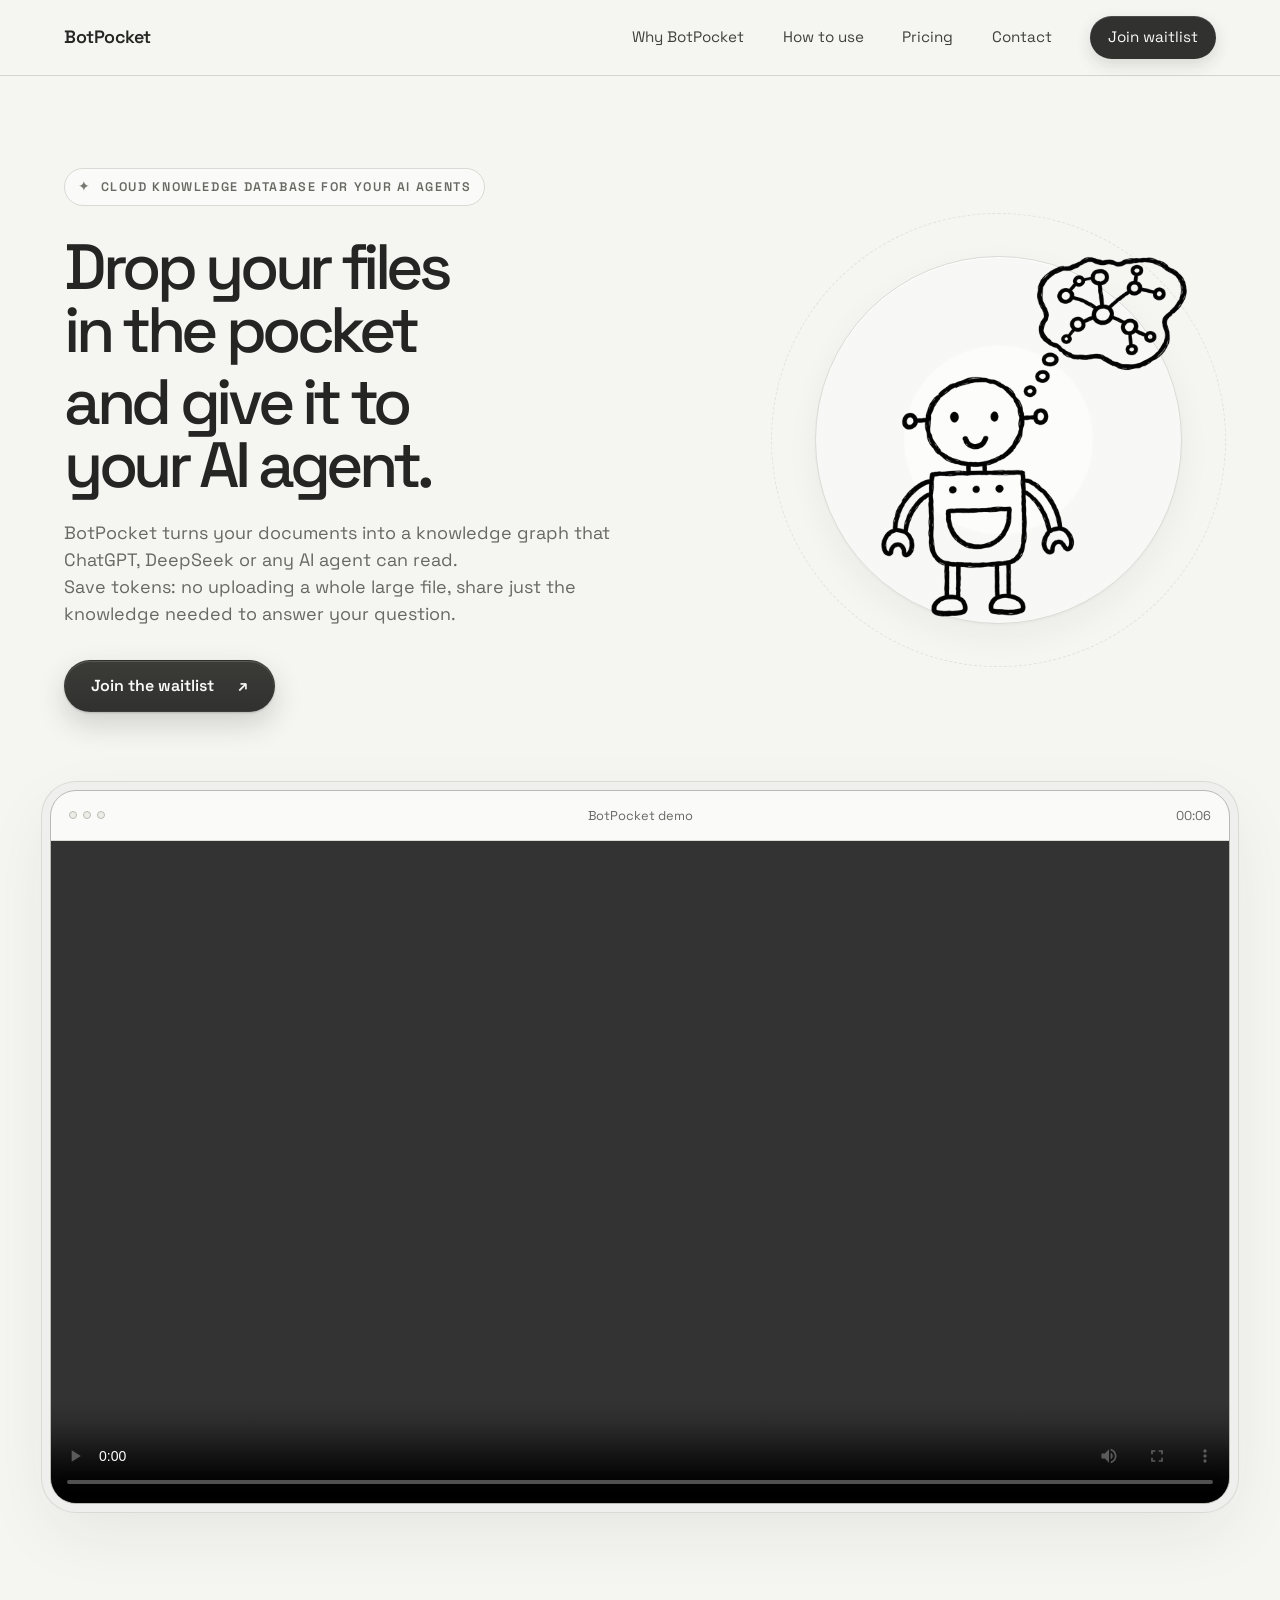
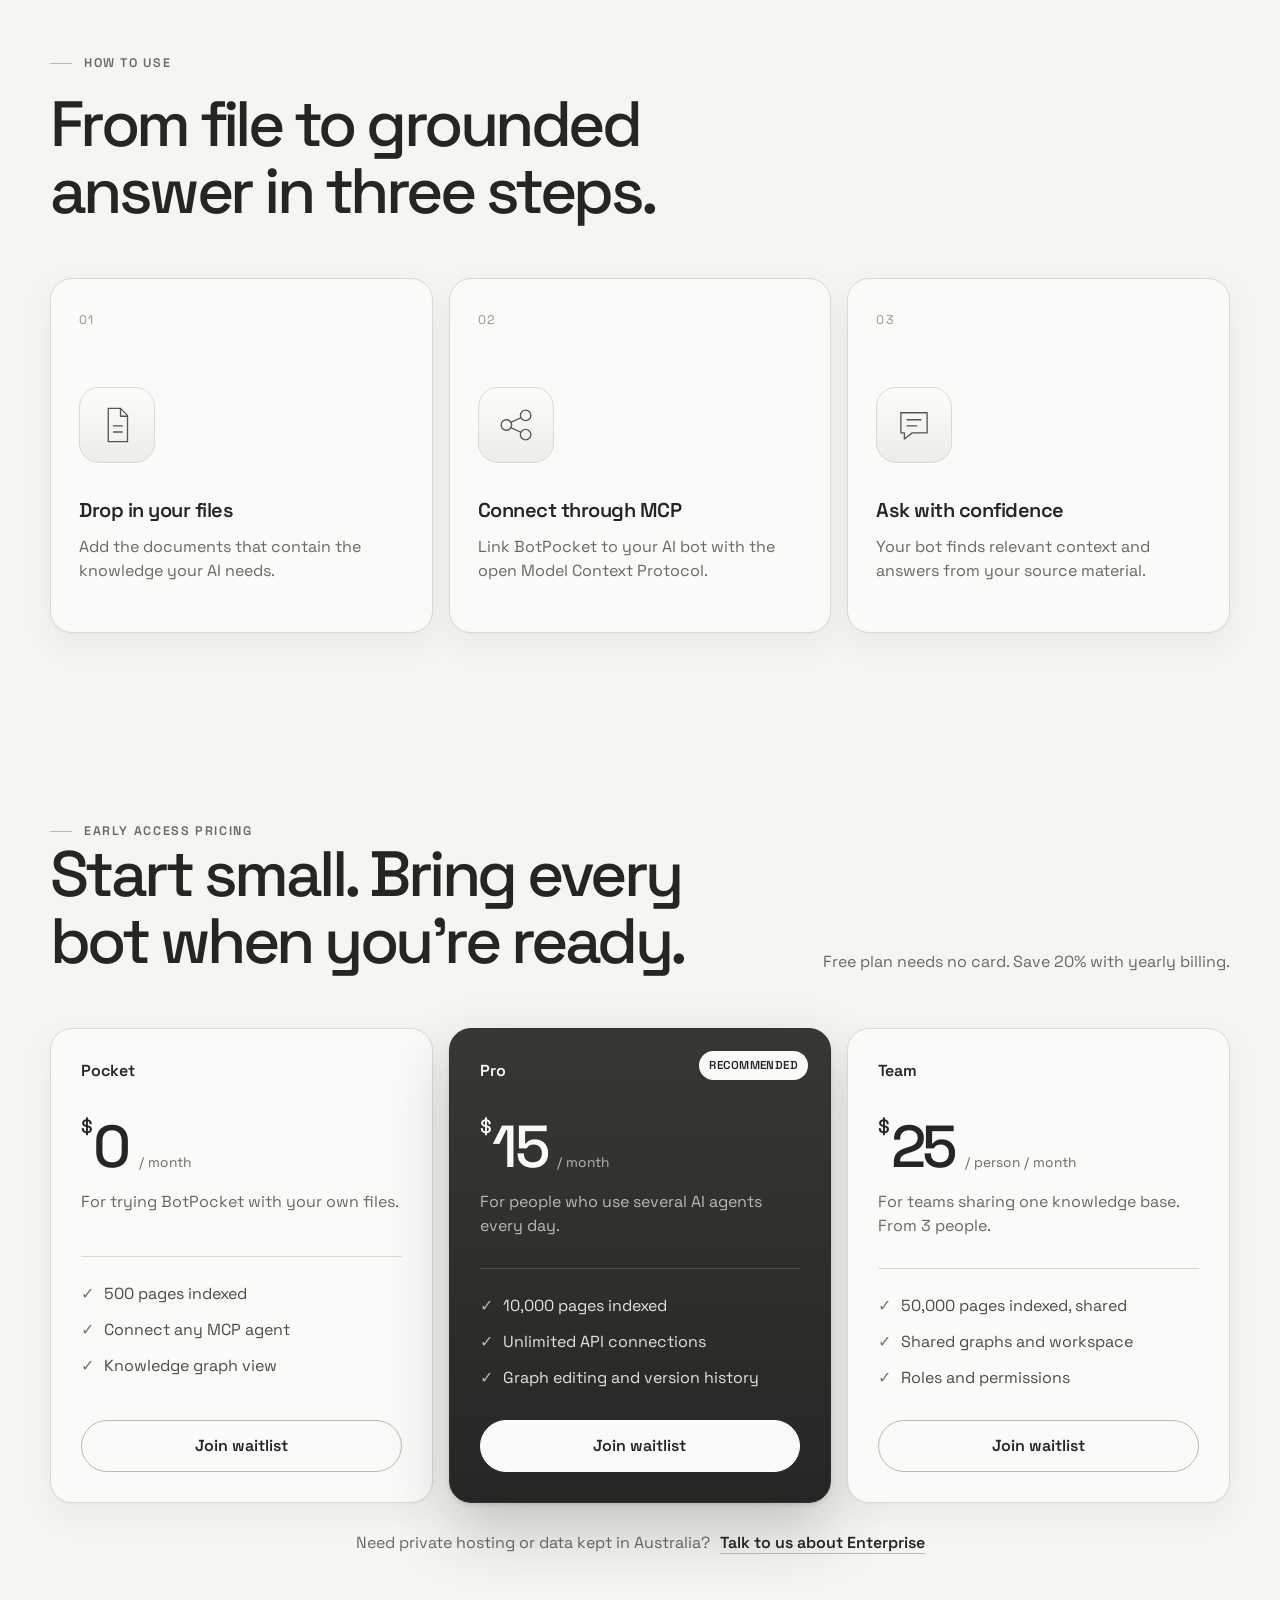
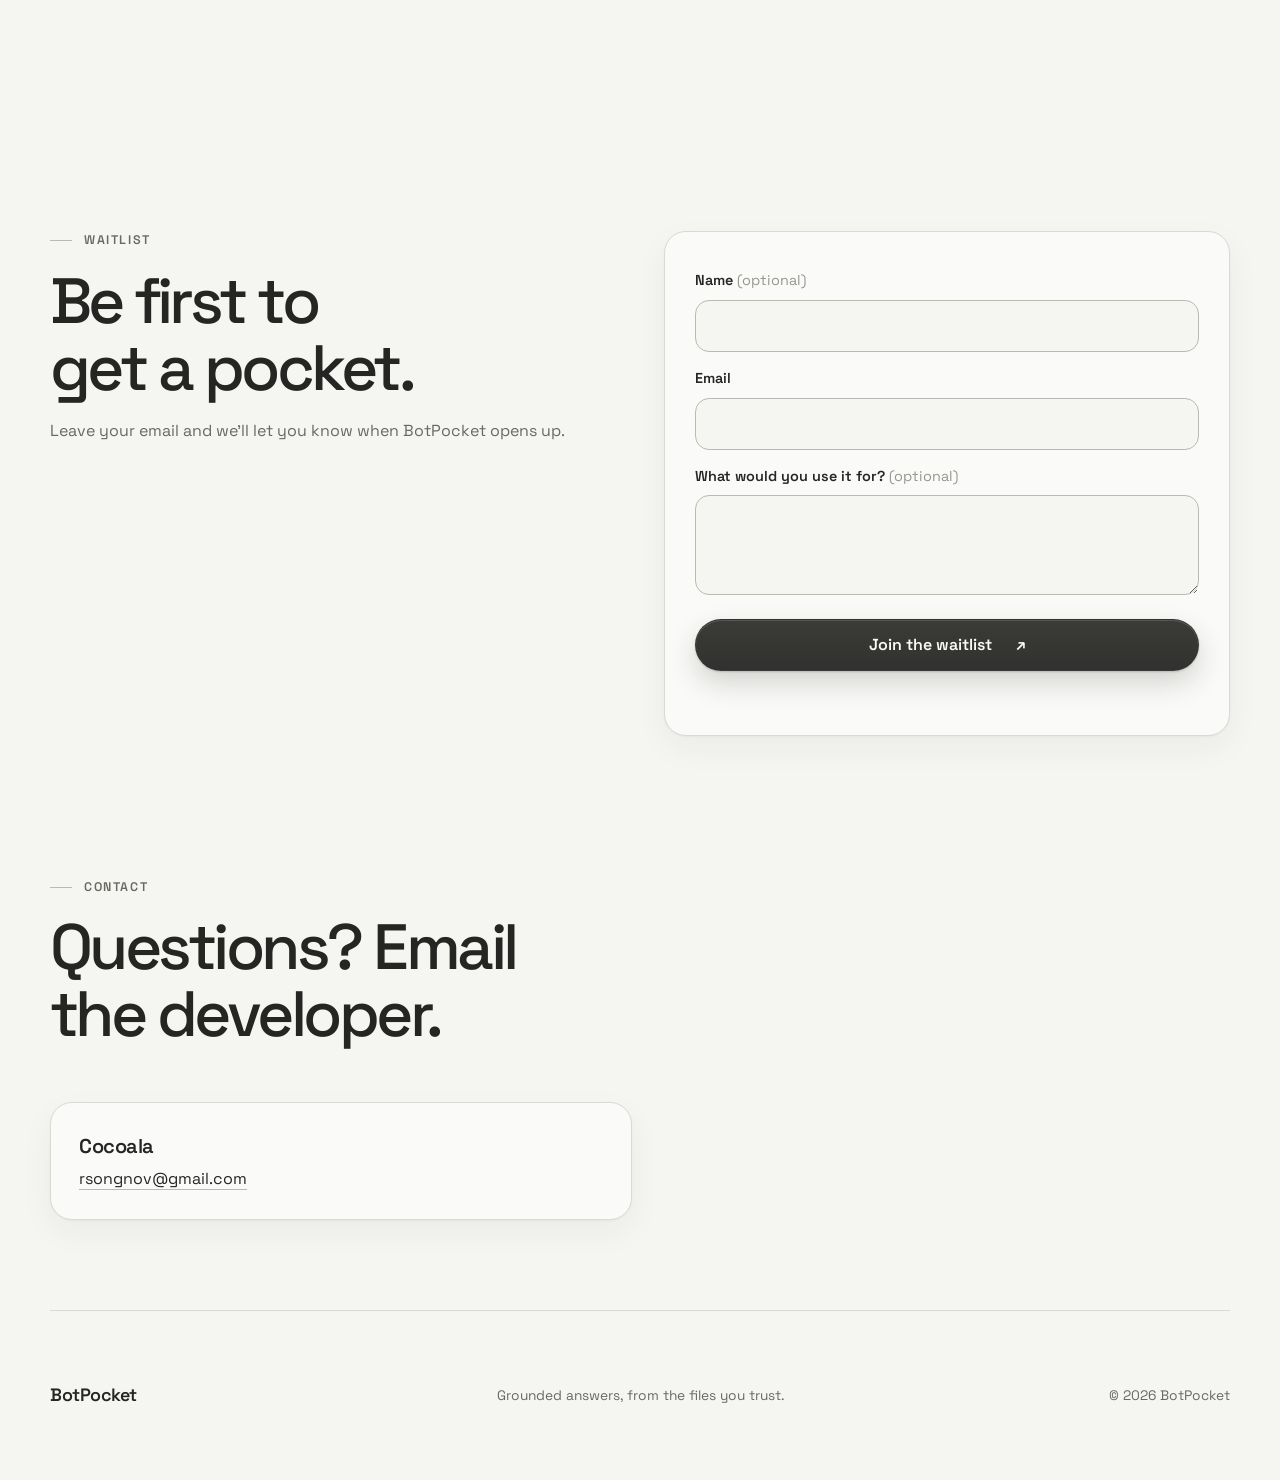
<file: index.html>
<!doctype html>
<html lang="en">
  <head>
    <meta charset="UTF-8" />
    <meta name="viewport" content="width=device-width, initial-scale=1" />
    <meta
      name="description"
      content="Drop your files in the pocket and give it to your AI agent. BotPocket turns your documents into a knowledge graph that ChatGPT, DeepSeek or any AI agent can read."
    />
    <meta name="theme-color" content="#f5f5f2" />
    <title>BotPocket — Ground your AI in your files</title>
    <link rel="icon" type="image/png" href="./botpocket-logo.png" />
    <link rel="preconnect" href="https://fonts.googleapis.com" />
    <link rel="preconnect" href="https://fonts.gstatic.com" crossorigin />
    <link
      href="https://fonts.googleapis.com/css2?family=Space+Grotesk:wght@400;500;600&display=swap"
      rel="stylesheet"
    />
    <link rel="stylesheet" href="./styles.css" />
  </head>
  <body>
    <header class="site-header">
      <a class="brand" href="#top" aria-label="BotPocket home">
        <span>BotPocket</span>
      </a>

      <nav aria-label="Main navigation">
        <a href="./why.html">Why BotPocket</a>
        <a href="#how-it-works">How to use</a>
        <a href="#pricing">Pricing</a>
        <a href="#contact">Contact</a>
        <a class="nav-cta" href="#waitlist">Join waitlist</a>
      </nav>
    </header>

    <main id="top">
      <section class="hero" aria-labelledby="hero-title">
        <div class="hero-content">
          <div class="eyebrow">
            <span class="eyebrow-icon" aria-hidden="true">✦</span>
            Cloud knowledge database for your AI agents
          </div>
          <h1 id="hero-title">
            Drop your files in the pocket
            <span class="hero-title-line">and give it to your AI agent.</span>
          </h1>
          <p class="hero-copy">
            BotPocket turns your documents into a knowledge graph that ChatGPT, DeepSeek or any AI
            agent can read. </br >
            Save tokens: no uploading a whole large file, share just the
            knowledge needed to answer your question.
          </p>
          <a class="primary-button" href="#waitlist">
            Join the waitlist
            <span aria-hidden="true">↗</span>
          </a>
        </div>

        <figure class="hero-visual">
          <img
            src="./botpocket-logo.png"
            alt="BotPocket robot turning files into connected knowledge"
          />
        </figure>
      </section>

      <section class="video-section" aria-label="BotPocket product video">
        <div class="video-shell">
          <div class="video-toolbar" aria-hidden="true">
            <div class="video-dots"><span></span><span></span><span></span></div>
            <span>BotPocket demo</span>
            <span class="video-time">00:06</span>
          </div>
          <video class="product-video" controls loop playsinline preload="metadata">
            <source src="./botpocket-demo.mp4" type="video/mp4" />
            Your browser does not support embedded video.
          </video>
        </div>
      </section>

      <section class="section" id="how-it-works" aria-labelledby="how-title">
        <div class="section-heading">
          <p class="section-kicker">How to use</p>
          <h2 id="how-title">From file to grounded answer in three steps.</h2>
        </div>

        <div class="steps">
          <article class="step-card">
            <span class="step-number">01</span>
            <div class="step-icon" aria-hidden="true">
              <svg viewBox="0 0 48 48" role="img">
                <path d="M14 5h14l8 8v30H14z" />
                <path d="M28 5v9h8M20 25h10M20 32h10" />
              </svg>
            </div>
            <h3>Drop in your files</h3>
            <p>Add the documents that contain the knowledge your AI needs.</p>
          </article>

          <article class="step-card">
            <span class="step-number">02</span>
            <div class="step-icon" aria-hidden="true">
              <svg viewBox="0 0 48 48" role="img">
                <circle cx="13" cy="24" r="6" />
                <circle cx="35" cy="13" r="6" />
                <circle cx="35" cy="35" r="6" />
                <path d="m18 21 11-5M18 27l11 5" />
              </svg>
            </div>
            <h3>Connect through MCP</h3>
            <p>Link BotPocket to your AI bot with the open Model Context Protocol.</p>
          </article>

          <article class="step-card">
            <span class="step-number">03</span>
            <div class="step-icon" aria-hidden="true">
              <svg viewBox="0 0 48 48" role="img">
                <path d="M9 10h30v23H22l-9 7v-7H9z" />
                <path d="M16 18h16M16 25h11" />
              </svg>
            </div>
            <h3>Ask with confidence</h3>
            <p>Your bot finds relevant context and answers from your source material.</p>
          </article>
        </div>
      </section>

      <section class="section pricing-section" id="pricing" aria-labelledby="pricing-title">
        <div class="section-heading pricing-heading">
          <div>
            <p class="section-kicker">Early access pricing</p>
            <h2 id="pricing-title">Start small. Bring every bot when you’re ready.</h2>
          </div>
          <p>Free plan needs no card. Save 20% with yearly billing.</p>
        </div>

        <div class="pricing-grid">
          <article class="price-card">
            <div>
              <p class="plan-name">Pocket</p>
              <p class="price"><span>$</span>0 <small>/ month</small></p>
              <p class="plan-description">For trying BotPocket with your own files.</p>
            </div>
            <ul>
              <li>500 pages indexed</li>
              <!-- <li>300 agent questions / month</li> -->
              <li>Connect any MCP agent</li>
              <li>Knowledge graph view</li>
            </ul>
            <a class="secondary-button" href="#waitlist">Join waitlist</a>
          </article>

          <article class="price-card featured">
            <div class="popular-label">Recommended</div>
            <div>
              <p class="plan-name">Pro</p>
              <p class="price"><span>$</span>15 <small>/ month</small></p>
              <p class="plan-description">For people who use several AI agents every day.</p>
            </div>
            <ul>
              <li>10,000 pages indexed</li>
              <!-- <li>5,000 agent questions / month</li> -->
              <li>Unlimited API connections</li>
              <li>Graph editing and version history</li>
            </ul>
            <a class="secondary-button dark" href="#waitlist">Join waitlist</a>
          </article>

          <article class="price-card">
            <div>
              <p class="plan-name">Team</p>
              <p class="price"><span>$</span>25 <small>/ person / month</small></p>
              <p class="plan-description">For teams sharing one knowledge base. From 3 people.</p>
            </div>
            <ul>
              <li>50,000 pages indexed, shared</li>
              <!-- <li>25,000 agent questions / month</li> -->
              <li>Shared graphs and workspace</li>
              <li>Roles and permissions</li>
            </ul>
            <a class="secondary-button" href="#waitlist">Join waitlist</a>
          </article>
        </div>

        <p class="enterprise-note">
          Need private hosting or data kept in Australia?
          <a href="#contact">Talk to us about Enterprise</a>
        </p>
      </section>

      <section class="section waitlist-section" id="waitlist" aria-labelledby="waitlist-title">
        <div class="waitlist-grid">
          <div class="section-heading">
            <p class="section-kicker">Waitlist</p>
            <h2 id="waitlist-title">Be first to get a pocket.</h2>
            <p>Leave your email and we’ll let you know when BotPocket opens up.</p>
          </div>

          <form
            class="waitlist-form"
            action="https://formsubmit.co/rsongnov@gmail.com"
            method="POST"
          >
            <label for="wl-name">Name <span>(optional)</span></label>
            <input id="wl-name" name="name" type="text" autocomplete="name" />

            <label for="wl-email">Email</label>
            <input id="wl-email" name="email" type="email" autocomplete="email" required />

            <label for="wl-use">What would you use it for? <span>(optional)</span></label>
            <textarea id="wl-use" name="message" rows="3"></textarea>

            <input type="text" name="_honey" class="visually-hidden" tabindex="-1" autocomplete="off" aria-hidden="true" />
            <input type="hidden" name="_subject" value="New BotPocket waitlist signup" />
            <input type="hidden" name="_template" value="table" />

            <button class="primary-button" type="submit">
              Join the waitlist
              <span aria-hidden="true">↗</span>
            </button>
            <p class="form-status" role="status" aria-live="polite"></p>
          </form>
        </div>
      </section>

      <section class="section contact-section" id="contact" aria-labelledby="contact-title">
        <div class="section-heading">
          <p class="section-kicker">Contact</p>
          <h2 id="contact-title">Questions? Email the developer.</h2>
        </div>

        <div class="founders">
          <article class="founder-card">
            <h3>Cocoala</h3>
            <a href="mailto:rsongnov@gmail.com">rsongnov@gmail.com</a>
          </article>
        </div>

        <!-- <div class="founders">
          <article class="founder-card">
            <h3>Dr Rongrong Song</h3>
            <p>Founder · PhD, Monash University</p>
            <a href="mailto:rsongnov@gmail.com">rsongnov@gmail.com</a>
          </article>
          <article class="founder-card">
            <h3>Yiwen Chen</h3>
            <p>Founder</p>
            <a href="mailto:106156996@student.swin.edu.au">106156996@student.swin.edu.au</a>
          </article>
        </div> -->
      </section>

    </main>

    <footer>
      <a class="brand footer-brand" href="#top">
        <span>BotPocket</span>
      </a>
      <p>Grounded answers, from the files you trust.</p>
      <p>© 2026 BotPocket</p>
    </footer>
    <script>
      const form = document.querySelector(".waitlist-form");
      const status = form.querySelector(".form-status");
      form.addEventListener("submit", async (event) => {
        event.preventDefault();
        status.textContent = "Sending…";
        try {
          const response = await fetch(form.action.replace("formsubmit.co/", "formsubmit.co/ajax/"), {
            method: "POST",
            body: JSON.stringify(Object.fromEntries(new FormData(form))),
            headers: { "Content-Type": "application/json", Accept: "application/json" },
          });
          const result = await response.json();
          if (!response.ok || String(result.success) !== "true") throw new Error();
          form.reset();
          status.textContent = "You’re on the list. We’ll be in touch.";
        } catch {
          status.textContent = "Something went wrong. Please email rsongnov@gmail.com instead.";
        }
      });
    </script>
    <script src="./site.js" defer></script>
  </body>
</html>
</file>
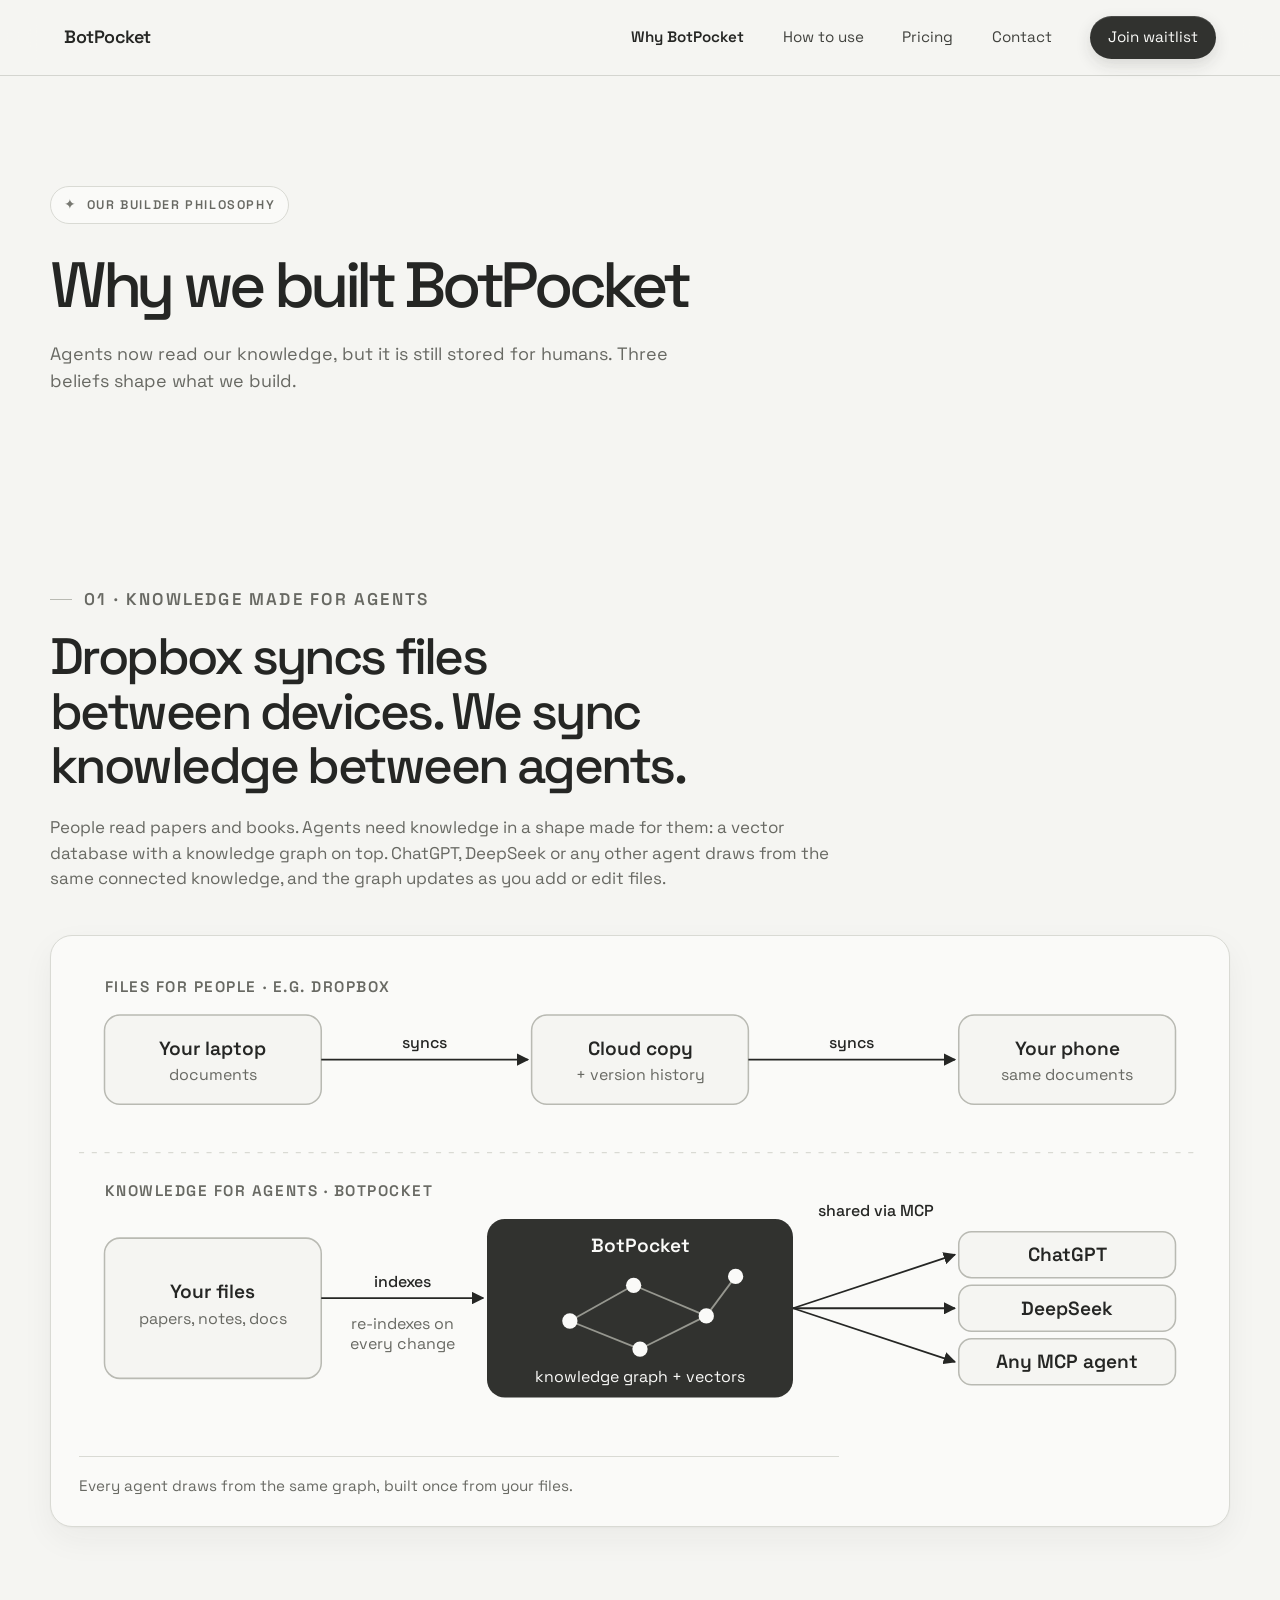
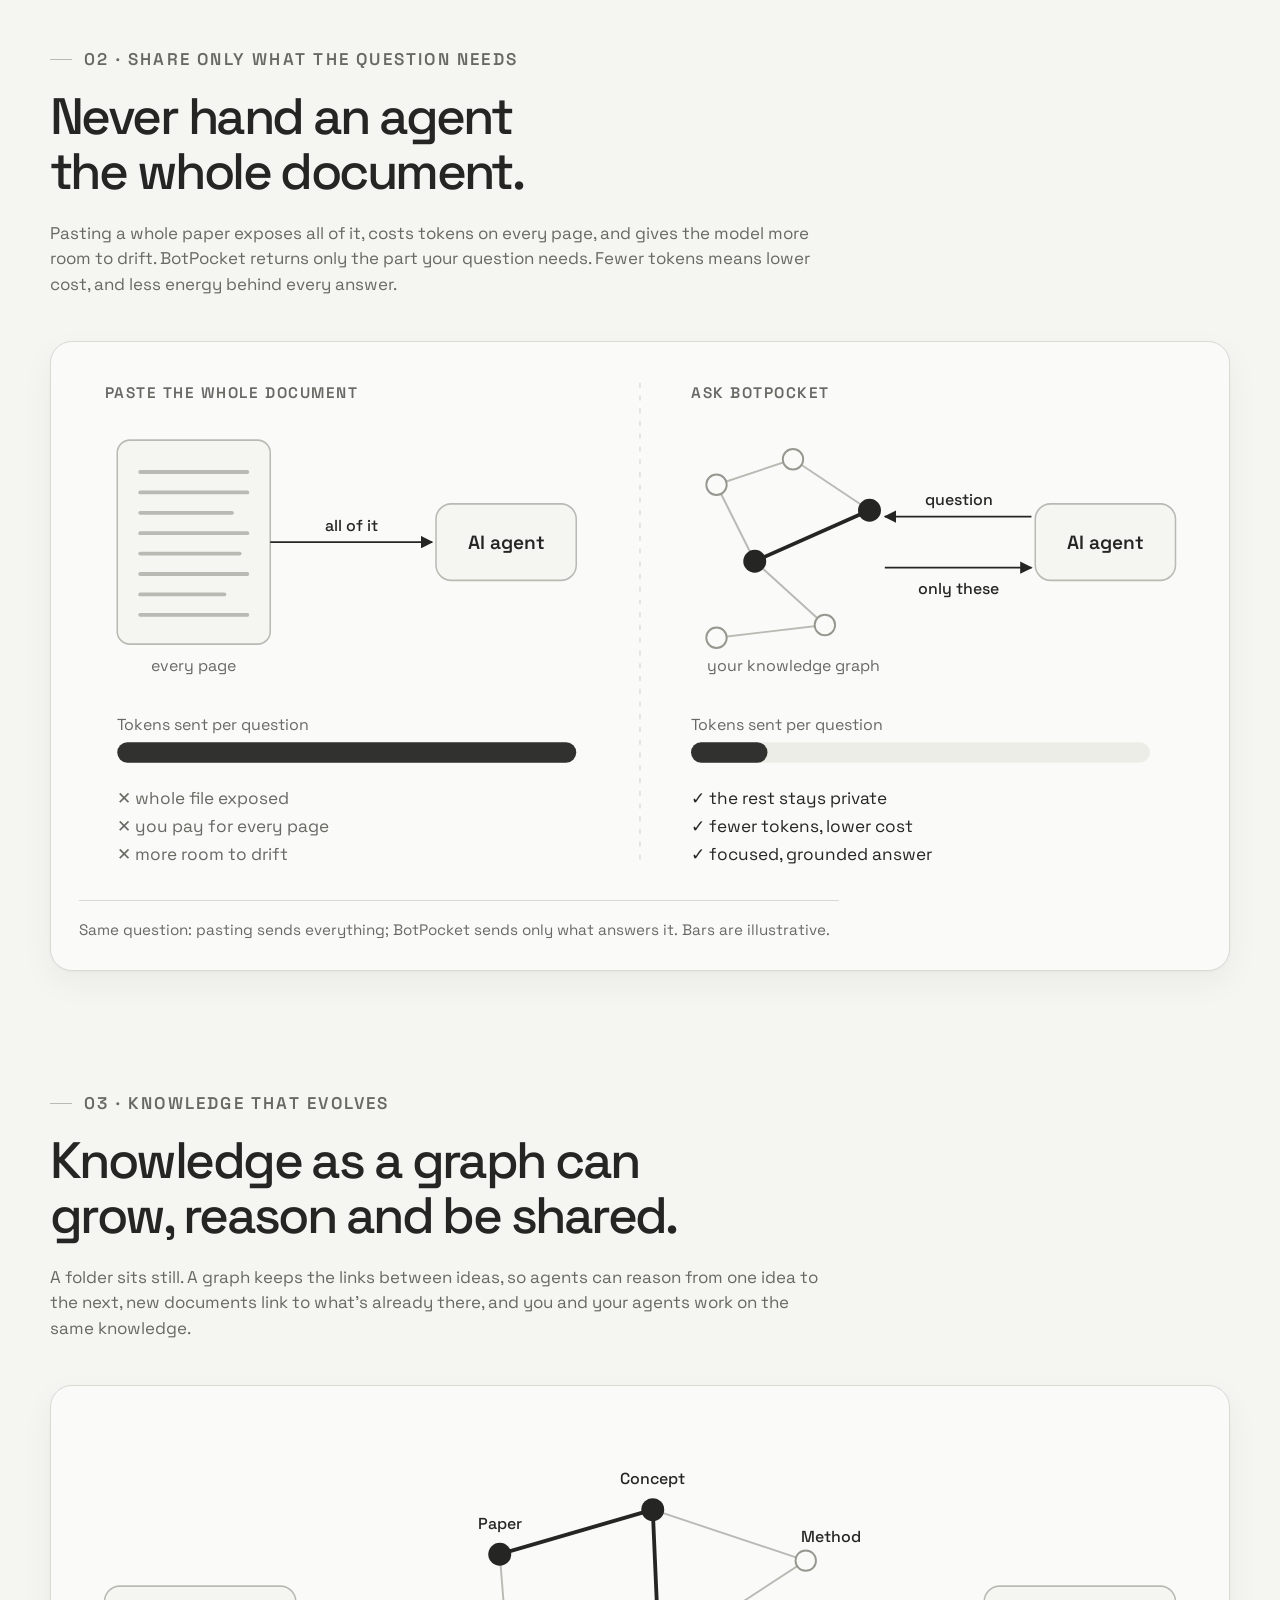
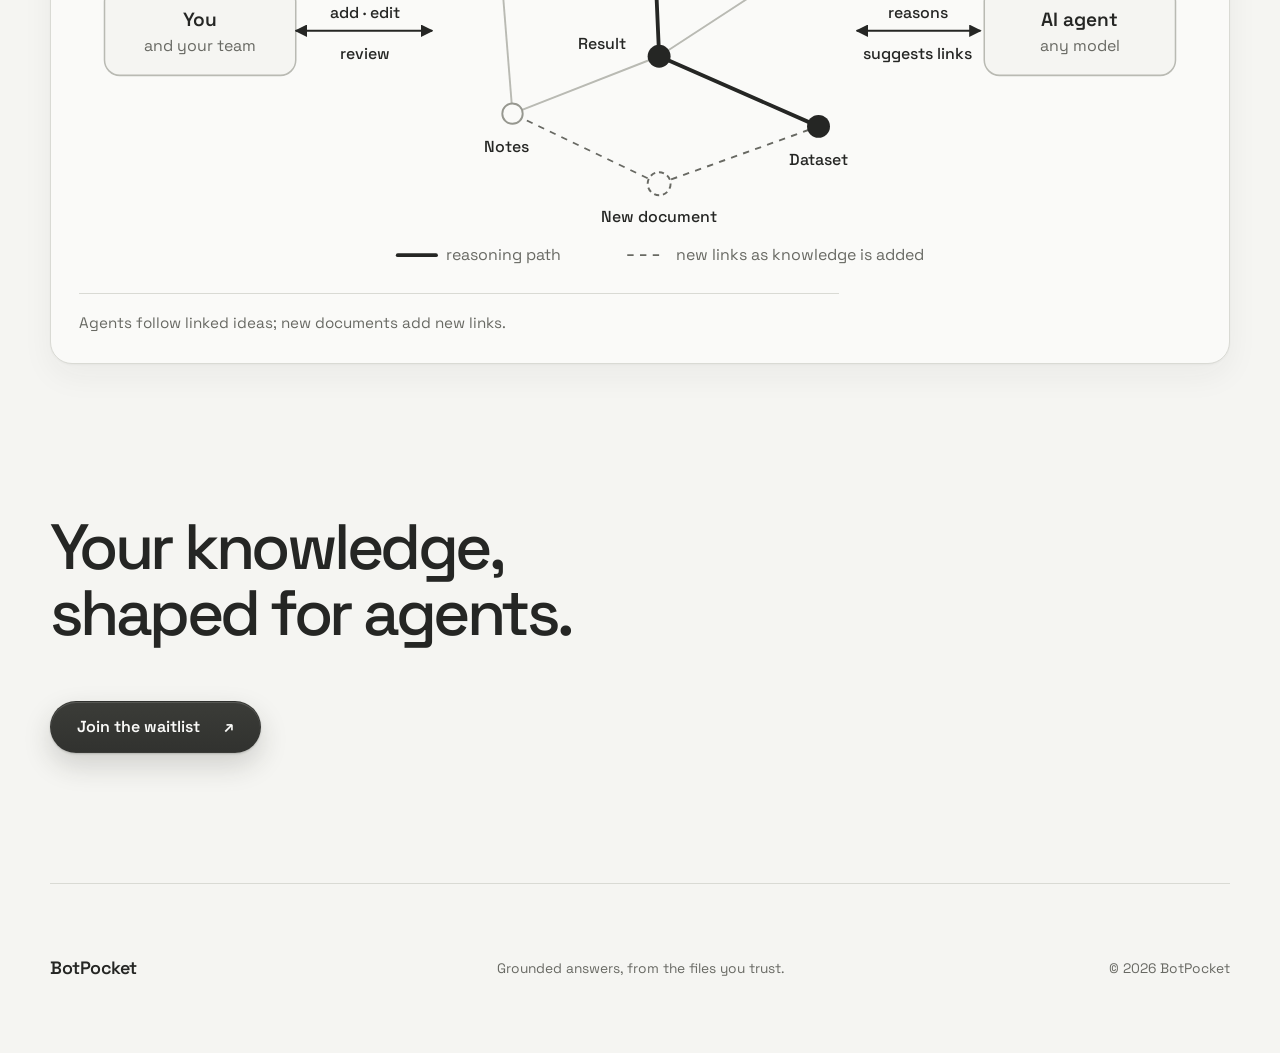
<file: why.html>
<!doctype html>
<html lang="en">
  <head>
    <meta charset="UTF-8" />
    <meta name="viewport" content="width=device-width, initial-scale=1" />
    <meta
      name="description"
      content="Why we built BotPocket: knowledge made for AI agents, shared only as much as each question needs, and kept as a living graph."
    />
    <meta name="theme-color" content="#f5f5f2" />
    <title>Why BotPocket — Our builder philosophy</title>
    <link rel="icon" type="image/png" href="./botpocket-logo.png" />
    <link rel="preconnect" href="https://fonts.googleapis.com" />
    <link rel="preconnect" href="https://fonts.gstatic.com" crossorigin />
    <link
      href="https://fonts.googleapis.com/css2?family=Space+Grotesk:wght@400;500;600&display=swap"
      rel="stylesheet"
    />
    <link rel="stylesheet" href="./styles.css" />
  </head>
  <body>
    <header class="site-header">
      <a class="brand" href="./index.html" aria-label="BotPocket home">
        <span>BotPocket</span>
      </a>

      <nav aria-label="Main navigation">
        <a href="./why.html" aria-current="page">Why BotPocket</a>
        <a href="./index.html#how-it-works">How to use</a>
        <a href="./index.html#pricing">Pricing</a>
        <a href="./index.html#contact">Contact</a>
        <a class="nav-cta" href="./index.html#waitlist">Join waitlist</a>
      </nav>
    </header>

    <main id="top">
      <section class="page-hero" aria-labelledby="why-title">
        <div class="eyebrow">
          <span class="eyebrow-icon" aria-hidden="true">✦</span>
          Our builder philosophy
        </div>
        <h1 id="why-title">Why we built BotPocket</h1>
        <p class="hero-copy">
          Agents now read our knowledge, but it is still stored for humans. Three beliefs shape what we build.
        </p>
      </section>

      <!-- Belief 1 -->
      <section class="principle" id="made-for-agents" aria-labelledby="p1-title">
        <div class="principle-text">
          <p class="section-kicker">01 · Knowledge made for agents</p>
          <h2 id="p1-title">Dropbox syncs files between devices. We sync knowledge between agents.</h2>
          <p>
            People read papers and books. Agents need knowledge in a shape made for them: a vector
            database with a knowledge graph on top. ChatGPT, DeepSeek or any other agent draws from
            the same connected knowledge, and the graph updates as you add or edit files.
          </p>
        </div>

        <figure class="diagram">
          <div class="diagram-scroll">
            <svg
              viewBox="0 0 880 370"
              role="img"
              aria-label="Top: Dropbox syncs the same files from your laptop to the cloud to your phone. Bottom: BotPocket indexes your files into a knowledge graph and serves the relevant parts to ChatGPT, DeepSeek or any MCP agent."
            >
              <defs>
                <marker id="a1" viewBox="0 0 10 10" refX="9" refY="5" markerWidth="7" markerHeight="7" orient="auto-start-reverse">
                  <path d="M0 0 10 5 0 10z" fill="currentColor" />
                </marker>
              </defs>

              <!-- Lane A: people -->
              <text class="d-lane" x="20" y="22">Files for people · e.g. Dropbox</text>
              <rect class="d-box" x="20" y="40" width="170" height="70" rx="12" />
              <text class="d-label" x="105" y="71">Your laptop</text>
              <text class="d-sub" x="105" y="91">documents</text>

              <rect class="d-box" x="355" y="40" width="170" height="70" rx="12" />
              <text class="d-label" x="440" y="71">Cloud copy</text>
              <text class="d-sub" x="440" y="91">+ version history</text>

              <rect class="d-box" x="690" y="40" width="170" height="70" rx="12" />
              <text class="d-label" x="775" y="71">Your phone</text>
              <text class="d-sub" x="775" y="91">same documents</text>

              <line class="d-line" x1="190" y1="75" x2="352" y2="75" marker-end="url(#a1)" />
              <text class="d-edge" x="271" y="66">syncs</text>
              <line class="d-line" x1="525" y1="75" x2="687" y2="75" marker-end="url(#a1)" />
              <text class="d-edge" x="606" y="66">syncs</text>

              <line class="d-divider" x1="0" y1="148" x2="880" y2="148" />

              <!-- Lane B: agents -->
              <text class="d-lane" x="20" y="182">Knowledge for agents · BotPocket</text>
              <rect class="d-box" x="20" y="215" width="170" height="110" rx="12" />
              <text class="d-label" x="105" y="262">Your files</text>
              <text class="d-sub" x="105" y="282">papers, notes, docs</text>

              <line class="d-line" x1="190" y1="262" x2="317" y2="262" marker-end="url(#a1)" />
              <text class="d-edge" x="254" y="253">indexes</text>
              <text class="d-sub" x="254" y="286">re-indexes on</text>
              <text class="d-sub" x="254" y="302">every change</text>

              <rect class="d-strong" x="320" y="200" width="240" height="140" rx="14" />
              <text class="d-label d-on-strong" x="440" y="226">BotPocket</text>
              <g class="d-mini-graph">
                <line x1="385" y1="280" x2="435" y2="252" />
                <line x1="435" y1="252" x2="492" y2="276" />
                <line x1="385" y1="280" x2="440" y2="302" />
                <line x1="440" y1="302" x2="492" y2="276" />
                <line x1="492" y1="276" x2="515" y2="245" />
                <circle cx="385" cy="280" r="6" />
                <circle cx="435" cy="252" r="6" />
                <circle cx="492" cy="276" r="6" />
                <circle cx="440" cy="302" r="6" />
                <circle cx="515" cy="245" r="6" />
              </g>
              <text class="d-sub d-on-strong" x="440" y="328">knowledge graph + vectors</text>

              <text class="d-edge" x="625" y="198">shared via MCP</text>
              <line class="d-line" x1="560" y1="270" x2="687" y2="228" marker-end="url(#a1)" />
              <line class="d-line" x1="560" y1="270" x2="687" y2="270" marker-end="url(#a1)" />
              <line class="d-line" x1="560" y1="270" x2="687" y2="312" marker-end="url(#a1)" />

              <rect class="d-box" x="690" y="210" width="170" height="36" rx="10" />
              <text class="d-label" x="775" y="233">ChatGPT</text>
              <rect class="d-box" x="690" y="252" width="170" height="36" rx="10" />
              <text class="d-label" x="775" y="275">DeepSeek</text>
              <rect class="d-box" x="690" y="294" width="170" height="36" rx="10" />
              <text class="d-label" x="775" y="317">Any MCP agent</text>
            </svg>
          </div>
          <figcaption>Every agent draws from the same graph, built once from your files.</figcaption>
        </figure>
      </section>

      <!-- Belief 2 -->
      <section class="principle" id="only-what-is-needed" aria-labelledby="p2-title">
        <div class="principle-text">
          <p class="section-kicker">02 · Share only what the question needs</p>
          <h2 id="p2-title">Never hand an agent the whole document.</h2>
          <p>
            Pasting a whole paper exposes all of it, costs tokens on every page, and gives the model
            more room to drift. BotPocket returns only the part your question needs. Fewer tokens
            means lower cost, and less energy behind every answer.
          </p>
        </div>

        <figure class="diagram">
          <div class="diagram-scroll">
            <svg
              viewBox="0 0 880 400"
              role="img"
              aria-label="Left: the whole document is pasted into the agent, so the token bar is full. Right: the agent asks BotPocket a question and receives only two relevant graph nodes, so the token bar is short."
            >
              <defs>
                <marker id="a2" viewBox="0 0 10 10" refX="9" refY="5" markerWidth="7" markerHeight="7" orient="auto-start-reverse">
                  <path d="M0 0 10 5 0 10z" fill="currentColor" />
                </marker>
              </defs>

              <!-- Left: whole document -->
              <text class="d-lane" x="20" y="22">Paste the whole document</text>
              <rect class="d-box" x="30" y="55" width="120" height="160" rx="10" />
              <g class="d-doc-lines">
                <line x1="48" y1="80" x2="132" y2="80" />
                <line x1="48" y1="96" x2="132" y2="96" />
                <line x1="48" y1="112" x2="120" y2="112" />
                <line x1="48" y1="128" x2="132" y2="128" />
                <line x1="48" y1="144" x2="126" y2="144" />
                <line x1="48" y1="160" x2="132" y2="160" />
                <line x1="48" y1="176" x2="114" y2="176" />
                <line x1="48" y1="192" x2="132" y2="192" />
              </g>
              <text class="d-sub" x="90" y="236">every page</text>

              <line class="d-line" x1="150" y1="135" x2="277" y2="135" marker-end="url(#a2)" />
              <text class="d-edge" x="214" y="126">all of it</text>

              <rect class="d-box" x="280" y="105" width="110" height="60" rx="12" />
              <text class="d-label" x="335" y="140">AI agent</text>

              <text class="d-sub d-left" x="30" y="282">Tokens sent per question</text>
              <rect class="d-bar-track" x="30" y="292" width="360" height="16" rx="8" />
              <rect class="d-bar-fill" x="30" y="292" width="360" height="16" rx="8" />

              <text class="d-note d-bad" x="30" y="340">✕ whole file exposed</text>
              <text class="d-note d-bad" x="30" y="362">✕ you pay for every page</text>
              <text class="d-note d-bad" x="30" y="384">✕ more room to drift</text>

              <line class="d-divider" x1="440" y1="10" x2="440" y2="390" />

              <!-- Right: BotPocket -->
              <text class="d-lane" x="480" y="22">Ask BotPocket</text>
              <g class="d-graph">
                <line x1="500" y1="90" x2="560" y2="70" />
                <line x1="560" y1="70" x2="620" y2="110" />
                <line x1="500" y1="90" x2="530" y2="150" />
                <line x1="530" y1="150" x2="620" y2="110" />
                <line x1="530" y1="150" x2="585" y2="200" />
                <line x1="500" y1="210" x2="585" y2="200" />
                <circle cx="500" cy="90" r="8" />
                <circle cx="560" cy="70" r="8" />
                <circle cx="500" cy="210" r="8" />
                <circle cx="585" cy="200" r="8" />
              </g>
              <line class="d-path" x1="530" y1="150" x2="620" y2="110" />
              <circle class="d-hit" cx="530" cy="150" r="9" />
              <circle class="d-hit" cx="620" cy="110" r="9" />
              <text class="d-sub" x="560" y="236">your knowledge graph</text>

              <line class="d-line" x1="747" y1="115" x2="632" y2="115" marker-end="url(#a2)" />
              <text class="d-edge" x="690" y="106">question</text>
              <line class="d-line" x1="632" y1="155" x2="747" y2="155" marker-end="url(#a2)" />
              <text class="d-edge" x="690" y="176">only these</text>

              <rect class="d-box" x="750" y="105" width="110" height="60" rx="12" />
              <text class="d-label" x="805" y="140">AI agent</text>

              <text class="d-sub d-left" x="480" y="282">Tokens sent per question</text>
              <rect class="d-bar-track" x="480" y="292" width="360" height="16" rx="8" />
              <rect class="d-bar-fill" x="480" y="292" width="60" height="16" rx="8" />

              <text class="d-note" x="480" y="340">✓ the rest stays private</text>
              <text class="d-note" x="480" y="362">✓ fewer tokens, lower cost</text>
              <text class="d-note" x="480" y="384">✓ focused, grounded answer</text>
            </svg>
          </div>
          <figcaption>Same question: pasting sends everything; BotPocket sends only what answers it. Bars are illustrative.</figcaption>
        </figure>
      </section>

      <!-- Belief 3 -->
      <section class="principle" id="living-knowledge" aria-labelledby="p3-title">
        <div class="principle-text">
          <p class="section-kicker">03 · Knowledge that evolves</p>
          <h2 id="p3-title">Knowledge as a graph can grow, reason and be shared.</h2>
          <p>
            A folder sits still. A graph keeps the links between ideas, so agents can reason from one
            idea to the next, new documents link to what's already there, and you and your agents
            work on the same knowledge.
          </p>
        </div>

        <figure class="diagram">
          <div class="diagram-scroll">
            <svg
              viewBox="0 0 880 360"
              role="img"
              aria-label="You add, edit and review knowledge in the graph; an agent reasons along a path of linked ideas and suggests new links; a newly added document joins the graph with new links."
            >
              <defs>
                <marker id="a3" viewBox="0 0 10 10" refX="9" refY="5" markerWidth="7" markerHeight="7" orient="auto-start-reverse">
                  <path d="M0 0 10 5 0 10z" fill="currentColor" />
                </marker>
              </defs>

              <!-- People -->
              <rect class="d-box" x="20" y="135" width="150" height="70" rx="12" />
              <text class="d-label" x="95" y="166">You</text>
              <text class="d-sub" x="95" y="186">and your team</text>
              <line class="d-line" x1="170" y1="170" x2="277" y2="170" marker-start="url(#a3)" marker-end="url(#a3)" />
              <text class="d-edge" x="224" y="160">add · edit</text>
              <text class="d-edge" x="224" y="192">review</text>

              <!-- Graph -->
              <g class="d-graph">
                <line x1="330" y1="110" x2="450" y2="75" />
                <line x1="450" y1="75" x2="570" y2="115" />
                <line x1="330" y1="110" x2="340" y2="235" />
                <line x1="340" y1="235" x2="455" y2="190" />
                <line x1="455" y1="190" x2="570" y2="115" />
              </g>
              <g class="d-new">
                <line x1="455" y1="290" x2="340" y2="235" />
                <line x1="455" y1="290" x2="580" y2="245" />
                <circle cx="455" cy="290" r="9" />
              </g>
              <line class="d-path" x1="330" y1="110" x2="450" y2="75" />
              <line class="d-path" x1="450" y1="75" x2="455" y2="190" />
              <line class="d-path" x1="455" y1="190" x2="580" y2="245" />
              <g class="d-graph">
                <circle cx="570" cy="115" r="8" />
                <circle cx="340" cy="235" r="8" />
              </g>
              <circle class="d-hit" cx="330" cy="110" r="9" />
              <circle class="d-hit" cx="450" cy="75" r="9" />
              <circle class="d-hit" cx="455" cy="190" r="9" />
              <circle class="d-hit" cx="580" cy="245" r="9" />

              <text class="d-node" x="330" y="90">Paper</text>
              <text class="d-node" x="450" y="55">Concept</text>
              <text class="d-node" x="590" y="100">Method</text>
              <text class="d-node" x="335" y="265">Notes</text>
              <text class="d-node" x="410" y="184">Result</text>
              <text class="d-node" x="580" y="275">Dataset</text>
              <text class="d-node" x="455" y="320">New document</text>

              <!-- Agent -->
              <rect class="d-box" x="710" y="135" width="150" height="70" rx="12" />
              <text class="d-label" x="785" y="166">AI agent</text>
              <text class="d-sub" x="785" y="186">any model</text>
              <line class="d-line" x1="610" y1="170" x2="707" y2="170" marker-start="url(#a3)" marker-end="url(#a3)" />
              <text class="d-edge" x="658" y="160">reasons</text>
              <text class="d-edge" x="658" y="192">suggests links</text>

              <!-- Legend -->
              <line class="d-path" x1="250" y1="346" x2="280" y2="346" />
              <text class="d-sub d-left" x="288" y="350">reasoning path</text>
              <line class="d-new-line" x1="430" y1="346" x2="460" y2="346" />
              <text class="d-sub d-left" x="468" y="350">new links as knowledge is added</text>
            </svg>
          </div>
          <figcaption>Agents follow linked ideas; new documents add new links.</figcaption>
        </figure>
      </section>

      <section class="section closing" aria-labelledby="closing-title">
        <div class="section-heading">
          <h2 id="closing-title">Your knowledge, shaped for agents.</h2>
        </div>
        <a class="primary-button" href="./index.html#waitlist">
          Join the waitlist
          <span aria-hidden="true">↗</span>
        </a>
      </section>
    </main>

    <footer>
      <a class="brand footer-brand" href="./index.html">
        <span>BotPocket</span>
      </a>
      <p>Grounded answers, from the files you trust.</p>
      <p>© 2026 BotPocket</p>
    </footer>
    <script src="./site.js" defer></script>
  </body>
</html>
</file>
<file: styles.css>
:root {
  color-scheme: light;
  --canvas: #f5f5f2;
  --surface: #fafaf8;
  --surface-strong: #edede8;
  --ink: #252624;
  --muted: #686963;
  --faint: #96978f;
  --line: #d9dad4;
  --line-dark: #b9bab3;
  --button: #31322f;
  --button-hover: #454642;
  --shadow: 0 24px 70px rgba(42, 43, 40, 0.08);
  --shadow-soft: 0 1px 2px rgba(42, 43, 40, 0.04), 0 12px 32px rgba(42, 43, 40, 0.05);
  --shadow-lift: 0 2px 4px rgba(42, 43, 40, 0.05), 0 22px 48px rgba(42, 43, 40, 0.09);
  --ease: cubic-bezier(0.2, 0.7, 0.2, 1);
  font-family: "Space Grotesk", -apple-system, BlinkMacSystemFont, "Segoe UI", sans-serif;
  font-synthesis: none;
}

* {
  box-sizing: border-box;
}

html {
  scroll-behavior: smooth;
}

body {
  margin: 0;
  background:
    radial-gradient(1100px 620px at 78% -8%, #fcfcfa 0%, rgba(252, 252, 250, 0) 62%),
    var(--canvas);
  color: var(--ink);
  font-size: 16px;
  line-height: 1.5;
  -webkit-font-smoothing: antialiased;
}

a {
  color: inherit;
  text-decoration: none;
}

button,
a {
  -webkit-tap-highlight-color: transparent;
}

.site-header {
  position: sticky;
  z-index: 20;
  top: 0;
  display: flex;
  align-items: center;
  justify-content: space-between;
  min-height: 76px;
  padding: 0 5vw;
  border-bottom: 1px solid rgba(185, 186, 179, 0.55);
  background: rgba(245, 245, 242, 0.9);
  backdrop-filter: blur(18px);
}

.brand {
  display: inline-flex;
  align-items: center;
  font-size: 1.12rem;
  font-weight: 600;
  letter-spacing: -0.025em;
}

nav {
  display: flex;
  align-items: center;
  gap: clamp(22px, 3vw, 44px);
  color: #41423e;
  font-size: 0.95rem;
}

nav a {
  transition: color 160ms ease;
}

nav a:hover {
  color: var(--faint);
}

.nav-cta {
  padding: 10px 18px;
  border-radius: 999px;
  background: var(--button);
  box-shadow: inset 0 1px 0 rgba(255, 255, 255, 0.12), 0 6px 16px rgba(37, 38, 36, 0.14);
  color: var(--surface);
}

nav a.nav-cta:hover {
  background: var(--button-hover);
  color: var(--surface);
}

.hero {
  display: grid;
  width: min(1380px, 100%);
  min-height: 690px;
  align-items: center;
  grid-template-columns: minmax(0, 3fr) minmax(320px, 2fr);
  gap: clamp(36px, 5vw, 86px);
  margin: 0 auto;
  padding: 92px 5vw 78px;
}

.hero-content {
  max-width: 700px;
}

.eyebrow,
.section-kicker {
  display: inline-flex;
  align-items: center;
  gap: 12px;
  margin: 0;
  color: var(--muted);
  font-size: 0.78rem;
  font-weight: 600;
  letter-spacing: 0.13em;
  text-transform: uppercase;
}

.eyebrow {
  display: inline-flex;
  align-items: center;
  gap: 9px;
  padding: 8px 13px;
  border: 1px solid var(--line);
  border-radius: 999px;
  background: var(--surface);
}

.eyebrow-icon {
  color: #777871;
  font-size: 0.85rem;
}

h1,
h2 {
  text-wrap: balance;
}

h1 {
  max-width: 700px;
  margin: 30px 0 24px;
  font-size: clamp(3.1rem, 5vw, 7rem);
  font-weight: 500;
  letter-spacing: -0.068em;
  line-height: 0.98;
}

h1 span {
  color: #555650;
}

.hero-title-line {
  display: block;
  margin-top: 0.14em;
  color: inherit;
}

.hero-copy {
  max-width: 585px;
  margin: 0 0 32px;
  color: var(--muted);
  font-size: 1.12rem;
}

.hero-visual {
  position: relative;
  display: grid;
  min-height: 500px;
  margin: 0;
  place-items: center;
}

.hero-visual::before,
.hero-visual::after {
  position: absolute;
  aspect-ratio: 1;
  border: 1px solid var(--line);
  border-radius: 50%;
  content: "";
}

.hero-visual::before {
  width: 84%;
  background: radial-gradient(circle, #fcfcfa 0 36%, rgba(250, 250, 248, 0.5) 37% 100%);
  box-shadow: inset 0 1px 0 #fff, var(--shadow-soft);
}

.hero-visual::after {
  width: 104%;
  border-style: dashed;
  opacity: 0.7;
}

.hero-visual img {
  position: relative;
  z-index: 1;
  width: min(100%, 590px);
  height: auto;
  object-fit: contain;
}

.primary-button,
.secondary-button {
  display: inline-flex;
  min-height: 52px;
  align-items: center;
  justify-content: center;
  gap: 24px;
  border: 1px solid transparent;
  border-radius: 999px;
  font-weight: 600;
  transition: transform 160ms ease, background 160ms ease, border-color 160ms ease;
}

.primary-button {
  padding: 0 26px;
  background: linear-gradient(180deg, #3b3c38, var(--button));
  color: var(--surface);
  box-shadow:
    inset 0 1px 0 rgba(255, 255, 255, 0.14),
    0 1px 2px rgba(37, 38, 36, 0.2),
    0 12px 28px rgba(37, 38, 36, 0.18);
}

.primary-button:hover {
  transform: translateY(-2px);
  background: var(--button-hover);
}

.video-section,
.section,
footer {
  width: min(1180px, calc(100% - 48px));
  margin-right: auto;
  margin-left: auto;
}

.video-section {
  scroll-margin-top: 110px;
}

.video-shell {
  overflow: hidden;
  border: 1px solid var(--line-dark);
  border-radius: 26px;
  background: var(--surface);
  box-shadow: 0 0 0 8px rgba(250, 250, 248, 0.7), 0 0 0 9px var(--line), var(--shadow);
}

.video-toolbar {
  display: grid;
  min-height: 50px;
  align-items: center;
  grid-template-columns: 1fr auto 1fr;
  padding: 0 18px;
  border-bottom: 1px solid var(--line);
  color: var(--muted);
  font-size: 0.8rem;
}

.video-dots {
  display: flex;
  gap: 6px;
}

.video-dots span {
  width: 8px;
  height: 8px;
  border: 1px solid var(--line-dark);
  border-radius: 50%;
  background: var(--surface-strong);
}

.video-time {
  justify-self: end;
}

.product-video {
  display: block;
  width: 100%;
  aspect-ratio: 16 / 9;
  background: #e8e8e3;
  object-fit: contain;
}

.section {
  padding: 150px 0 32px;
  scroll-margin-top: 60px;
}

.section-heading {
  display: grid;
  max-width: 820px;
  gap: 18px;
  margin-bottom: 54px;
}

.section-heading h2 {
  margin: 0;
  font-size: clamp(2.4rem, 5vw, 4.8rem);
  font-weight: 500;
  letter-spacing: -0.055em;
  line-height: 1.04;
}

.steps,
.pricing-grid {
  display: grid;
  gap: 16px;
  grid-template-columns: repeat(3, minmax(0, 1fr));
}

.step-card,
.price-card {
  border: 1px solid var(--line);
  border-radius: 22px;
  background: var(--surface);
  box-shadow: var(--shadow-soft);
  transition: transform 260ms var(--ease), box-shadow 260ms var(--ease);
}

.step-card:hover,
.price-card:hover {
  transform: translateY(-4px);
  box-shadow: var(--shadow-lift);
}

.step-card {
  position: relative;
  min-height: 355px;
  padding: 28px;
}

.step-number {
  color: var(--faint);
  font-size: 0.78rem;
  letter-spacing: 0.1em;
}

.step-icon {
  display: grid;
  width: 76px;
  height: 76px;
  margin: 56px 0 32px;
  place-items: center;
  border: 1px solid var(--line);
  border-radius: 20px;
  background: linear-gradient(180deg, #fcfcfa, var(--surface-strong));
  box-shadow: inset 0 1px 0 #fff;
}

.step-icon svg {
  width: 42px;
  fill: none;
  stroke: #555650;
  stroke-linecap: round;
  stroke-linejoin: round;
  stroke-width: 1.5;
}

.step-card h3 {
  margin: 0 0 10px;
  font-size: 1.25rem;
  font-weight: 600;
  letter-spacing: -0.025em;
}

.step-card p,
.plan-description,
.pricing-heading > p {
  margin: 0;
  color: var(--muted);
}

.pricing-section {
  padding-bottom: 126px;
}

.pricing-heading {
  max-width: none;
  align-items: end;
  grid-template-columns: minmax(0, 720px) 1fr;
}

.pricing-heading > p {
  justify-self: end;
}

.price-card {
  position: relative;
  display: flex;
  min-height: 470px;
  flex-direction: column;
  justify-content: space-between;
  padding: 30px;
}

.price-card.featured {
  border-color: var(--button);
  background: linear-gradient(180deg, #373834, #262724);
  box-shadow: 0 2px 4px rgba(37, 38, 36, 0.12), 0 28px 60px rgba(37, 38, 36, 0.24);
  color: var(--surface);
}

.price-card.featured .plan-description,
.price-card.featured .price small {
  color: #b9bab3;
}

.price-card.featured ul {
  border-top-color: rgba(250, 250, 248, 0.14);
  color: #e3e3de;
}

.price-card.featured li::before {
  color: #b9bab3;
}

.price-card.featured .popular-label {
  background: var(--surface);
  color: var(--ink);
}

.price-card.featured .secondary-button.dark {
  border-color: var(--surface);
  background: var(--surface);
  color: var(--ink);
}

.popular-label {
  position: absolute;
  top: 22px;
  right: 22px;
  padding: 6px 10px;
  border-radius: 999px;
  background: var(--button);
  color: var(--surface);
  font-size: 0.72rem;
  font-weight: 600;
  letter-spacing: 0.04em;
  text-transform: uppercase;
}

.plan-name {
  margin: 0 0 34px;
  font-weight: 600;
}

.price {
  margin: 0 0 14px;
  font-size: 3.7rem;
  font-weight: 500;
  letter-spacing: -0.06em;
  line-height: 1;
}

.price span {
  margin-right: 4px;
  font-size: 1.2rem;
  vertical-align: top;
}

.price small {
  color: var(--muted);
  font-size: 0.86rem;
  font-weight: 400;
  letter-spacing: 0;
}

.price-card ul {
  display: grid;
  gap: 12px;
  margin: 30px 0;
  padding: 25px 0 0;
  border-top: 1px solid var(--line);
  color: #4c4d48;
  list-style: none;
}

.price-card li::before {
  margin-right: 10px;
  color: #74756f;
  content: "✓";
}

.secondary-button {
  width: 100%;
  padding: 0 20px;
  border-color: var(--line-dark);
  background: transparent;
}

.secondary-button:hover {
  transform: translateY(-2px);
  border-color: #81827b;
}

.secondary-button.dark {
  border-color: var(--button);
  background: var(--button);
  color: var(--surface);
}

footer {
  display: grid;
  min-height: 170px;
  border-top: 1px solid var(--line);
  align-items: center;
  grid-template-columns: 1fr auto 1fr;
  margin-top: 30px;
  color: var(--muted);
  font-size: 0.86rem;
}

footer p:last-child {
  justify-self: end;
}

.footer-brand {
  color: var(--ink);
}

@media (max-width: 850px) {
  .site-header {
    min-height: 68px;
    padding: 0 20px;
  }

  nav > a:not(.nav-cta) {
    display: none;
  }

  .hero {
    min-height: auto;
    grid-template-columns: 1fr;
    gap: 28px;
    padding-top: 90px;
    text-align: center;
  }

  .hero-content {
    max-width: 760px;
    margin: 0 auto;
  }

  .hero-copy {
    margin-right: auto;
    margin-left: auto;
  }

  .hero-visual {
    min-height: 380px;
  }

  .hero-visual img {
    width: min(76vw, 500px);
  }

  h1 {
    letter-spacing: -0.06em;
  }

  .steps,
  .pricing-grid,
  .pricing-heading {
    grid-template-columns: 1fr;
  }

  .pricing-heading > p {
    justify-self: start;
  }

  .step-card {
    min-height: auto;
  }

  .step-icon {
    margin-top: 42px;
  }

  footer {
    justify-items: start;
    grid-template-columns: 1fr;
    gap: 14px;
    padding: 44px 0;
  }

  footer p {
    margin: 0;
  }

  footer p:last-child {
    justify-self: start;
  }
}

@media (max-width: 560px) {
  .video-section,
  .section,
  footer {
    width: min(100% - 28px, 1180px);
  }

  .hero {
    min-height: auto;
    padding-right: 18px;
    padding-bottom: 64px;
    padding-left: 18px;
  }

  h1 {
    font-size: clamp(2.8rem, 5.8vw, 4rem);
  }

  .hero-copy {
    font-size: 1rem;
  }

  .hero-visual {
    min-height: 300px;
  }

  .hero-visual img {
    width: min(88vw, 390px);
  }

  .video-shell {
    border-radius: 18px;
  }

  .video-toolbar {
    display: flex;
    justify-content: space-between;
  }

  .video-time {
    display: none;
  }

  .section {
    padding-top: 108px;
  }

  .section-heading {
    margin-bottom: 34px;
  }

  .section-heading h2 {
    font-size: 2.65rem;
  }

  .price-card {
    min-height: 440px;
  }

}

@media (prefers-reduced-motion: reduce) {
  html {
    scroll-behavior: auto;
  }

  *,
  *::before,
  *::after {
    transition-duration: 0.01ms !important;
  }
}

:focus-visible {
  outline: 3px solid #82837c;
  outline-offset: 4px;
}

/* Why BotPocket page */

nav a[aria-current="page"] {
  color: var(--ink);
  font-weight: 600;
}

.page-hero {
  width: min(1180px, calc(100% - 48px));
  margin: 0 auto;
  padding: 110px 0 40px;
}

.page-hero h1 {
  max-width: 900px;
}

.page-hero .hero-copy {
  max-width: 680px;
}

.principle {
  display: grid;
  width: min(1180px, calc(100% - 48px));
  grid-template-columns: minmax(0, 1fr);
  gap: 44px;
  margin: 0 auto;
  padding: 120px 0 0;
  scroll-margin-top: 60px;
}

.principle-text {
  display: grid;
  max-width: 780px;
  gap: 4px;
}

.principle h2 {
  margin: 14px 0 18px;
  font-size: clamp(2rem, 4vw, 3.4rem);
  font-weight: 500;
  letter-spacing: -0.05em;
  line-height: 1.06;
}

.principle-text p {
  margin: 0;
  color: var(--muted);
  font-size: 1.06rem;
}

.principle-text strong {
  color: var(--ink);
  font-weight: 600;
}

.diagram {
  margin: 0;
  padding: 28px;
  border: 1px solid var(--line);
  border-radius: 22px;
  background: var(--surface);
  color: var(--ink);
}

.diagram-scroll {
  overflow-x: auto;
}

.diagram svg {
  display: block;
  width: 100%;
  min-width: 640px;
  height: auto;
}

.diagram figcaption {
  max-width: 760px;
  margin-top: 20px;
  padding-top: 18px;
  border-top: 1px solid var(--line);
  color: var(--muted);
  font-size: 0.95rem;
}

.diagram text {
  fill: currentColor;
  font-family: inherit;
  text-anchor: middle;
}

.d-lane {
  fill: var(--muted) !important;
  font-size: 12px;
  font-weight: 600;
  letter-spacing: 0.1em;
  text-anchor: start !important;
  text-transform: uppercase;
}

.d-label {
  font-size: 15px;
  font-weight: 600;
}

.d-sub,
.d-edge,
.d-node {
  font-size: 12.5px;
}

.d-sub {
  fill: var(--muted) !important;
}

.d-edge {
  font-weight: 500;
}

.d-node {
  font-weight: 500;
}

.diagram .d-left,
.diagram .d-note {
  text-anchor: start;
}

.d-note {
  font-size: 13.5px;
}

.d-bad {
  fill: var(--muted) !important;
}

.d-on-strong {
  fill: var(--surface) !important;
}

.d-box {
  fill: var(--canvas);
  stroke: var(--line-dark);
  stroke-width: 1.2;
}

.d-strong {
  fill: var(--button);
}

.d-line {
  stroke: currentColor;
  stroke-width: 1.4;
}

.d-divider {
  stroke: var(--line);
  stroke-dasharray: 4 6;
}

.d-mini-graph line {
  stroke: var(--faint);
  stroke-width: 1.4;
}

.d-mini-graph circle {
  fill: var(--surface);
}

.d-doc-lines line {
  stroke: var(--line-dark);
  stroke-width: 3;
  stroke-linecap: round;
}

.d-graph line {
  stroke: var(--line-dark);
  stroke-width: 1.5;
}

.d-graph circle {
  fill: var(--surface);
  stroke: var(--faint);
  stroke-width: 1.5;
}

.d-path {
  stroke: var(--ink);
  stroke-width: 3;
  stroke-linecap: round;
}

.d-hit {
  fill: var(--ink);
}

.d-new line,
.d-new-line {
  stroke: var(--muted);
  stroke-width: 1.5;
  stroke-dasharray: 5 5;
}

.d-new circle {
  fill: var(--surface);
  stroke: var(--muted);
  stroke-width: 1.5;
  stroke-dasharray: 4 3;
}

.d-bar-track {
  fill: var(--surface-strong);
}

.d-bar-fill {
  fill: var(--button);
}

.closing {
  padding-bottom: 100px;
}

@media (max-width: 850px) {
    .principle {
    padding-top: 96px;
  }
}

@media (max-width: 560px) {
  .page-hero,
  .principle {
    width: min(100% - 28px, 1180px);
  }

  .page-hero {
    padding-top: 72px;
  }

  .diagram {
    padding: 18px;
  }
}

/* Waitlist and contact */

.visually-hidden {
  position: absolute;
  width: 1px;
  height: 1px;
  overflow: hidden;
  clip: rect(0 0 0 0);
  white-space: nowrap;
}

.waitlist-grid {
  display: grid;
  align-items: start;
  grid-template-columns: minmax(0, 1fr) minmax(0, 1fr);
  gap: 48px;
}

.waitlist-grid .section-heading p:last-child {
  margin: 0;
  color: var(--muted);
}

.waitlist-form {
  display: grid;
  gap: 8px;
  padding: 30px;
  border: 1px solid var(--line);
  border-radius: 22px;
  background: var(--surface);
}

.waitlist-form label {
  margin-top: 8px;
  font-size: 0.9rem;
  font-weight: 600;
}

.waitlist-form label span {
  color: var(--faint);
  font-weight: 400;
}

.waitlist-form input,
.waitlist-form textarea {
  width: 100%;
  padding: 13px 16px;
  border: 1px solid var(--line-dark);
  border-radius: 14px;
  background: var(--canvas);
  color: var(--ink);
  font: inherit;
  resize: vertical;
}

.waitlist-form input:focus,
.waitlist-form textarea:focus {
  border-color: #81827b;
  outline: none;
}

.waitlist-form button {
  margin-top: 16px;
  cursor: pointer;
  font: inherit;
  font-weight: 600;
}

.form-status {
  min-height: 1.5em;
  margin: 4px 0 0;
  color: var(--muted);
  font-size: 0.9rem;
}

.contact-section {
  padding-top: 110px;
  padding-bottom: 60px;
}

.founders {
  display: grid;
  gap: 16px;
  grid-template-columns: repeat(2, minmax(0, 1fr));
}

.founder-card {
  padding: 28px;
  border: 1px solid var(--line);
  border-radius: 22px;
  background: var(--surface);
}

.founder-card h3 {
  margin: 0 0 6px;
  font-size: 1.25rem;
  font-weight: 600;
  letter-spacing: -0.025em;
}

.founder-card p {
  margin: 0 0 22px;
  color: var(--muted);
}

.founder-card a {
  overflow-wrap: anywhere;
  border-bottom: 1px solid var(--line-dark);
  transition: border-color 160ms ease;
}

.founder-card a:hover {
  border-color: var(--ink);
}

@media (max-width: 850px) {
  .waitlist-grid,
  .founders {
    grid-template-columns: 1fr;
  }
}

.enterprise-note {
  margin: 28px 0 0;
  color: var(--muted);
  text-align: center;
}

.enterprise-note a {
  margin-left: 6px;
  color: var(--ink);
  font-weight: 600;
  border-bottom: 1px solid var(--line-dark);
}

/* Premium polish */

.section-kicker::before {
  width: 22px;
  height: 1px;
  background: var(--line-dark);
  content: "";
}

.waitlist-form,
.founder-card,
.diagram {
  box-shadow: var(--shadow-soft);
}

.founder-card {
  transition: transform 260ms var(--ease), box-shadow 260ms var(--ease);
}

.founder-card:hover {
  transform: translateY(-4px);
  box-shadow: var(--shadow-lift);
}

.reveal {
  opacity: 0;
  transform: translateY(28px);
  transition: opacity 800ms var(--ease), transform 800ms var(--ease);
}

.reveal.is-visible {
  opacity: 1;
  transform: none;
}

@media (prefers-reduced-motion: reduce) {
  .reveal {
    opacity: 1;
    transform: none;
  }
}
</file>
